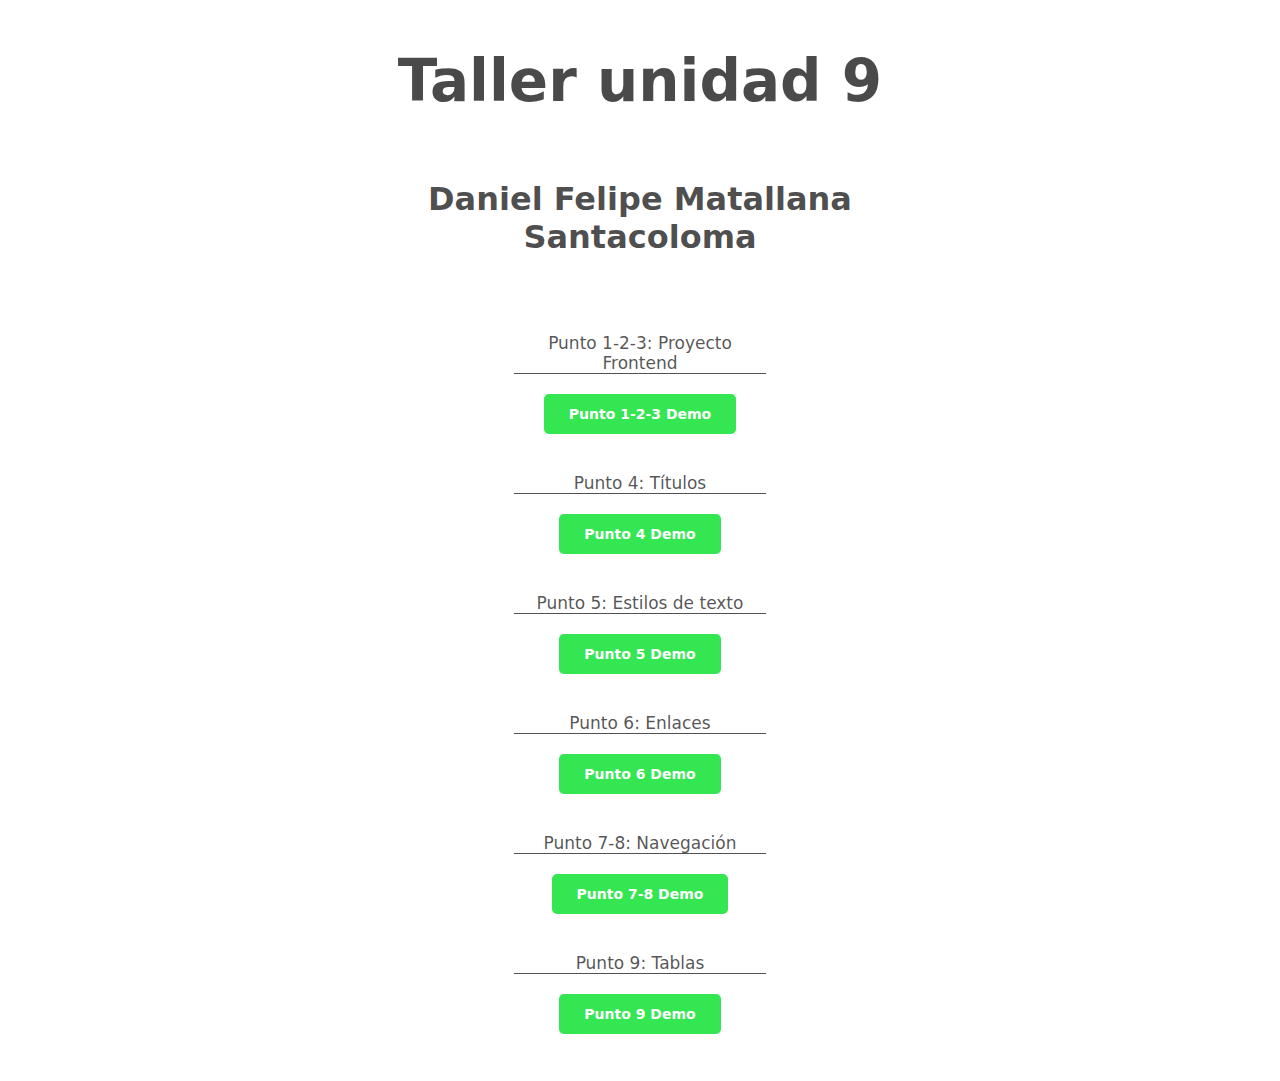
<file: index.html>
<!DOCTYPE html>
<html lang="en">

<head>
    <meta charset="UTF-8">
    <meta http-equiv="X-UA-Compatible" content="IE=edge">
    <meta name="viewport" content="width=device-width, initial-scale=1.0">
    <title>taller 9 menu</title>
    <link rel="stylesheet" href="./styles/styles.css">
</head>

<body>
    <div>
        <h1> Taller unidad 9</h1>
        <h2>Daniel Felipe Matallana Santacoloma</h2>
        <nav>
            <ul>
                <li>
                    <p>
                        Punto 1-2-3: Proyecto Frontend
                    </p>
                    <a href="./punto-1-2-3/index.html">
                        Punto 1-2-3 Demo
                    </a>
                </li>
                <li>
                    <p>
                        Punto 4: Títulos
                    </p>
                    <a href="./punto-4/index.html">
                        Punto 4 Demo
                    </a>
                </li>
                <li>
                    <p>
                        Punto 5: Estilos de texto
                    </p>
                    <a href="./punto-5/index.html">
                        Punto 5 Demo
                    </a>
                </li>
                <li>
                    <p>
                        Punto 6: Enlaces
                    </p>
                    <a href="./punto-6/index.html">
                        Punto 6 Demo
                    </a>
                </li>
                <li>
                    <p>
                        Punto 7-8: Navegación
                    </p>
                    <a href="./punto-7-8/index.html">
                        Punto 7-8 Demo
                    </a>
                </li>
                <li>
                    <p>
                        Punto 9: Tablas
                    </p>
                    <a href="./punto-9/index.html">
                        Punto 9 Demo
                    </a>
                </li>
            </ul>
        </nav>
    </div>
</body>

</html>
</file>
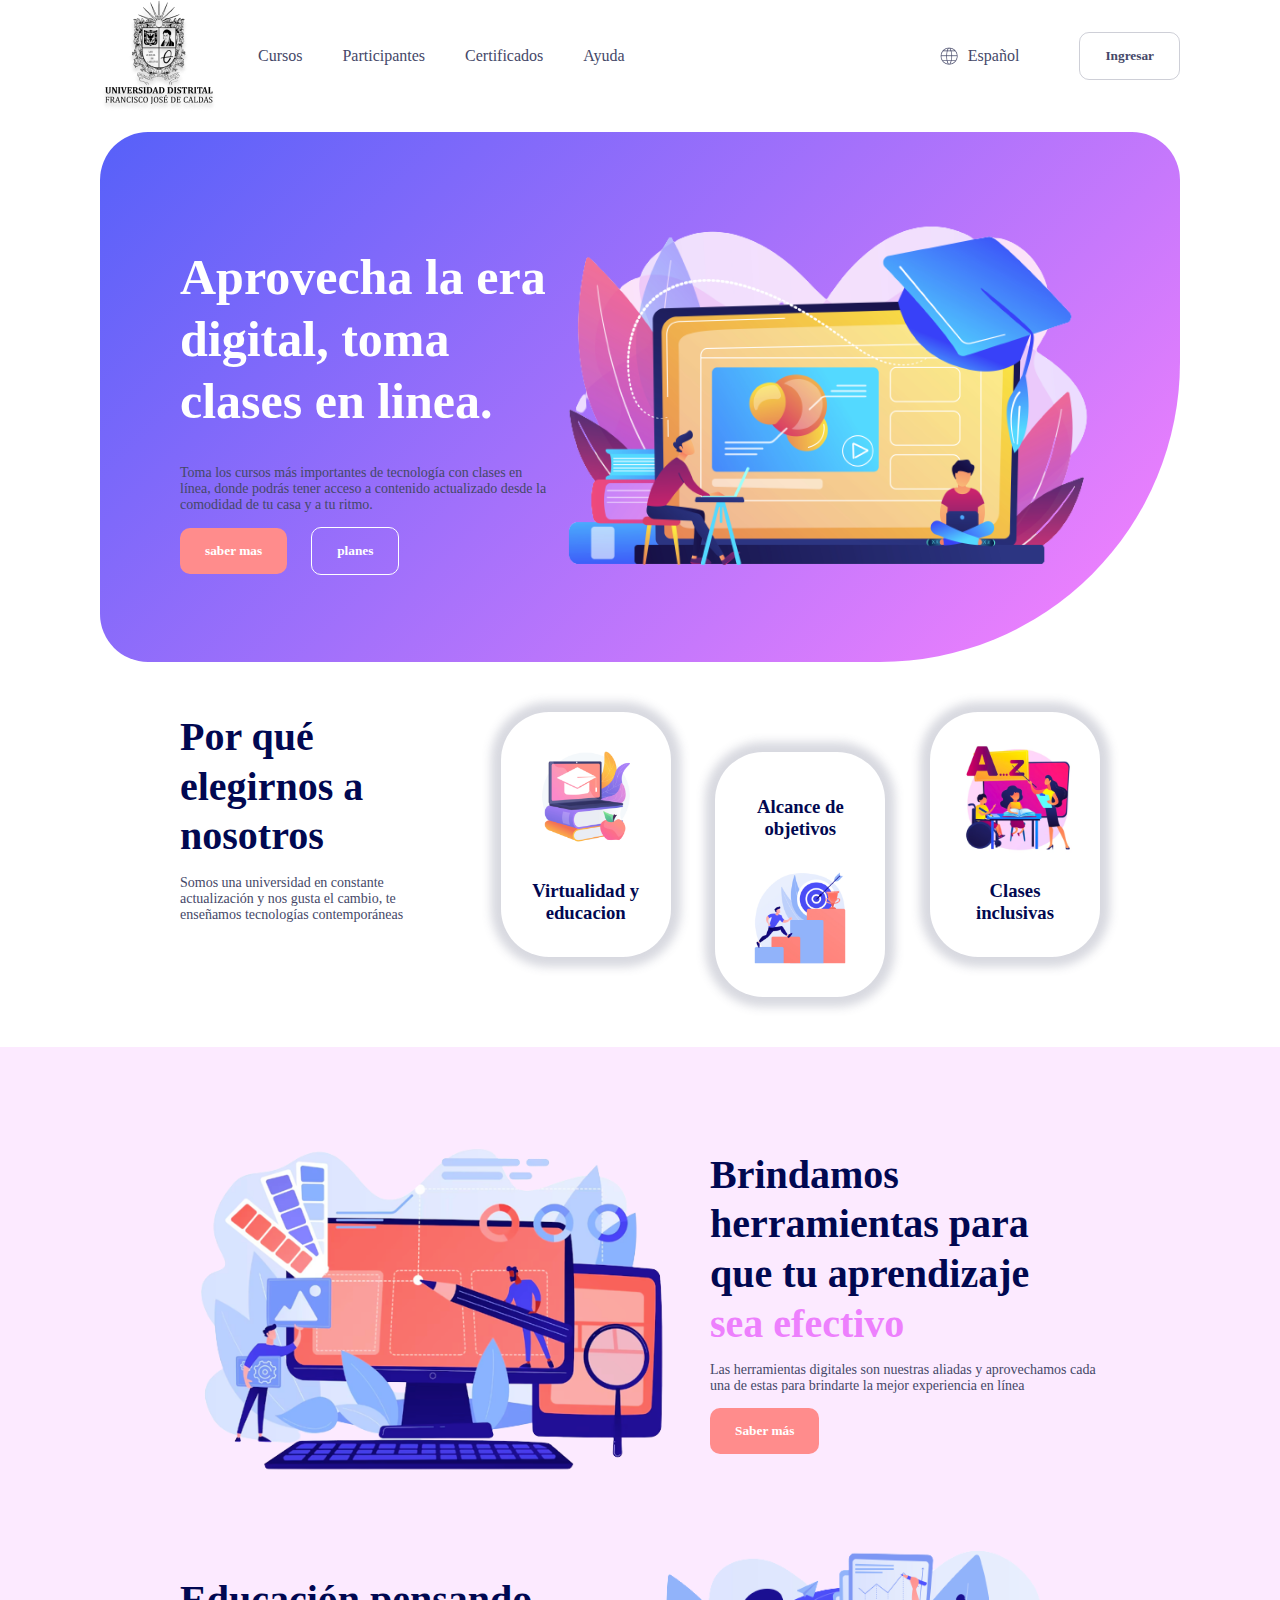
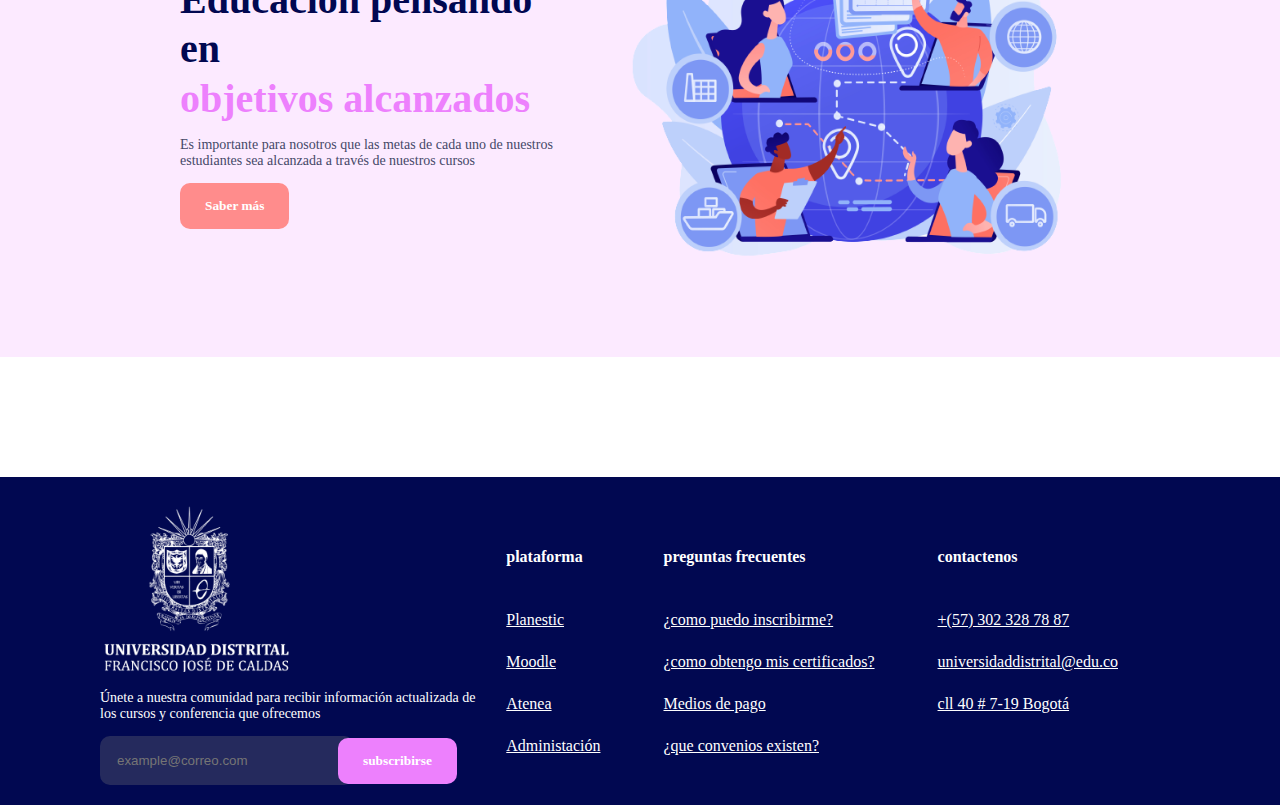
<file: punto-1-2-3/index.html>
<!DOCTYPE html>
<html lang="en">

<head>
    <meta charset="UTF-8">
    <meta name="viewport" content="width=device-width, initial-scale=1.0">
    <link rel="stylesheet" href="./styles/header-styles.css">
    <link rel="stylesheet" href="./styles/banner-styless.css">
    <link rel="stylesheet" href="./styles/section-1-styles.css">
    <link rel="stylesheet" href="./styles/section-2-styles.css">
    <link rel="stylesheet" href="./styles/footer-styles.css">
    <link rel="stylesheet" href="./styles/common-styles.css">
    <link rel="stylesheet" href="https://indestructibletype.com/fonts/Jost.css" type="text/css" charset="utf-8"   />
    <title>Document</title>
</head>

<body>
    <header>
        <div class="header__navigator">
            <img src="./public/images/header-logo.png" alt="header-logo">
            <nav>
                <ul>
                    <li><a href="#banner">Cursos</a></li>
                    <li><a href="#section-1">Participantes</a></li>
                    <li><a href="#section-2">Certificados</a></li>
                    <li><a href="#footer">Ayuda</a></li>
                </ul>
            </nav>
        </div>
        <div class="header__settings">
            <div class="language">
                <img src="./public/images/header-world.png" alt="header-world">
                <span>Español</span>
            </div>
            <button>Ingresar</button>
        </div>
    </header>
    <main>
        <section id="banner">
            <div class="banner__info">
                <div class="banner__text">
                    <h1>Aprovecha la era digital, toma clases en linea.</h1>
                    <p>Toma los cursos más importantes de tecnología con clases en línea,
                        donde podrás tener acceso a contenido actualizado desde la comodidad
                        de tu casa y a tu ritmo.
                    </p>
                </div>
                <div class="banner__buttons">
                    <button class="button--orange">saber mas</button>
                    <button class="button--transparent">planes</button>
                </div>
            </div>
            <img src="./public/images/banner-online.png" alt="banner-online">
        </section>
        <section id="section-1">
            <div class="section-1__info">
                <h2> Por qué elegirnos a nosotros</h2>
                <p> Somos una universidad en constante actualización
                    y nos gusta el cambio, te enseñamos tecnologías
                    contemporáneas
                </p>
            </div>
            <div class="section-1__card">
                <img src="./public/images/section1-education.png" alt="section1-education" width="120px" height="120px">
                <h3>Virtualidad y
                    educacion</h3>
            </div>
            <div class="section-1__card section-1__card-down">
                <h3>Alcance de objetivos</h3>
                <img src="./public/images/section1-goals.png" alt="section1-goals" width="120px" height="120px">
            </div>
            <div class="section-1__card">
                <img src="./public/images/section1-teach.png" alt="section1-teach" width="120px" height="120px">
                <h3>Clases inclusivas</h3>
            </div>
        </section>
        <section id="section-2">
            <div class="section-2__info">
                <img src="./public/images/section2-tools.png" alt="section2-tools" width="500px" height="350px">

                <div>
                    <h2>Brindamos herramientas para que tu aprendizaje</h2>
                    <h2 class="title__pink">sea efectivo</h2>
                    <p>Las herramientas digitales son nuestras aliadas y aprovechamos cada una de estas para brindarte
                        la mejor experiencia en línea</p>
                    <button class="button--orange">Saber más</button>
                </div>
            </div>
            <div class="section-2__info">
                <div>
                    <h2>Educación pensando en </h2>
                    <h2 class="title__pink">objetivos alcanzados</h2>
                    <p>Es importante para nosotros que las metas de cada uno de nuestros estudiantes sea alcanzada a
                        través de nuestros cursos</p>
                    <button class="button--orange">Saber más</button>
                </div>
                <img src="./public/images/section2-goals.png" alt="section2-goals" width="500px" height="350px">
            </div>
        </section>

    </main>
    <footer id="footer">
        <div class="footer__info">
            <img src="./public/images/footer-logo.png" alt="footer-logo" width="200px" height="175px">

            <p>Únete a nuestra comunidad para recibir información actualizada de los cursos y conferencia que ofrecemos
            </p>
            <form action="">
                <input type="email" placeholder="example@correo.com" name="user_email">
                <button>subscribirse</button>
            </form>
        </div>
        <div class="footer__list">
            <table>
                <thead>
                    <tr>
                        <th>plataforma</th>
                        <th>preguntas frecuentes</th>
                        <th>contactenos</th>
                    </tr>
                </thead>
                <tbody>
                    <tr>
                        <td><a href="">Planestic </a></td>
                        <td><a href="">¿como puedo inscribirme? </a></td>
                        <td><a href="">+(57) 302 328 78 87 </a> </td>
                    </tr>
                    <tr>
                        <td><a href="">Moodle </a></td>
                        <td><a href="">¿como obtengo mis certificados?</a></td>
                        <td><a href="">universidaddistrital@edu.co</a></td>
                    </tr>
                    <tr>
                        <td><a href="">Atenea</a></td>
                        <td><a href="">Medios de pago</a></td>
                        <td><a href="">cll 40 # 7-19 Bogotá</a></td>
                    </tr>
                    <tr>
                        <td><a href="">Administación</a></td>
                        <td><a href="">¿que convenios existen?</a></td>
                    </tr>

                </tbody>
            </table>

        </div>

    </footer>
</body>

</html>
</file>
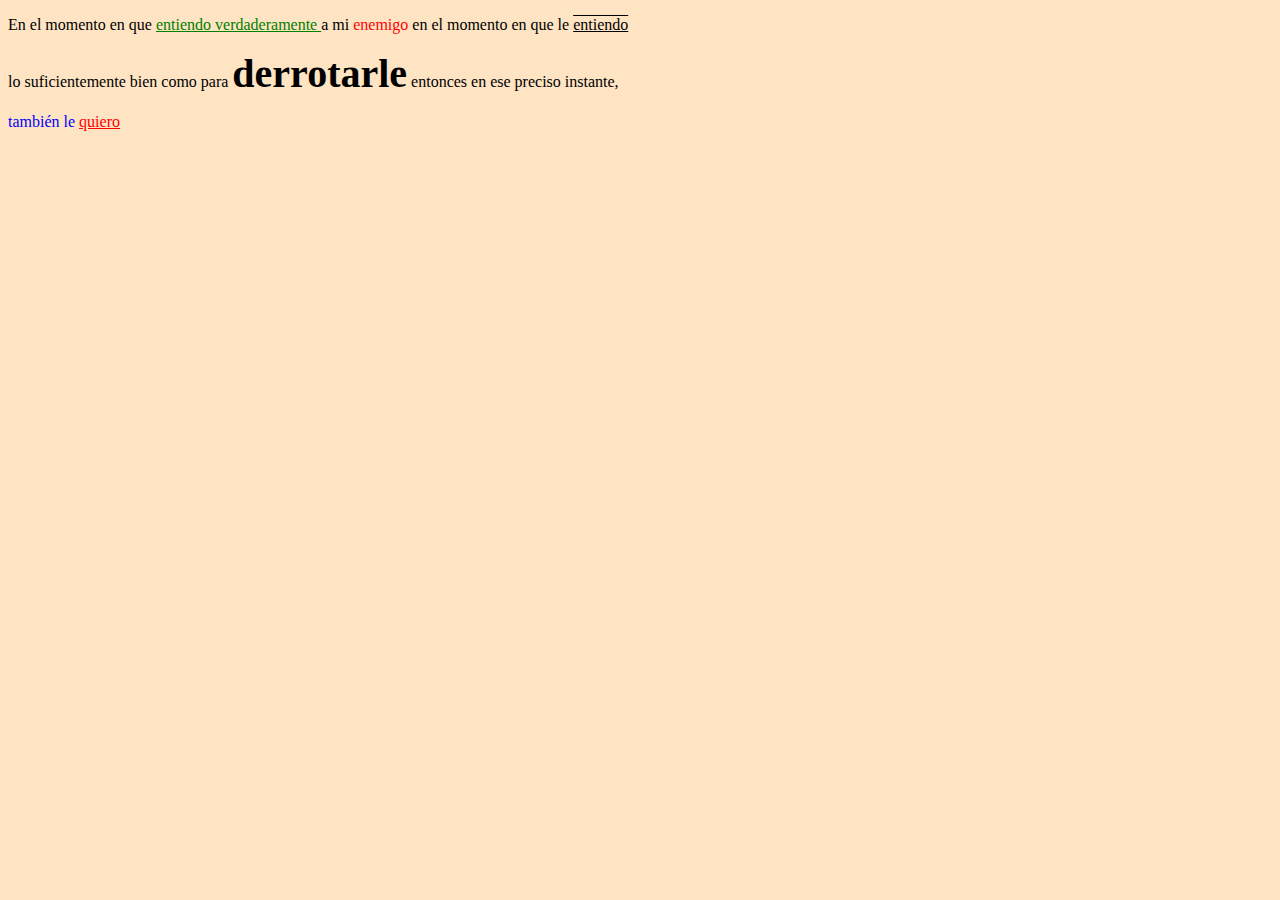
<file: punto-5/index.html>
<!DOCTYPE html>
<html lang="es">

<head>
    <meta charset="UTF-8">
    <meta name="viewport" content="width=device-width, initial-scale=1.0">
    <link rel="stylesheet" href="./styles-punto-5.css">
    <title>Five Point</title>

</head>

<body>

    <p>
        <span>En el momento en que </span>
        <u class="first"> entiendo verdaderamente </u>
        <span> a mi </span>
        <span class="second"> enemigo</span>
        <span> en el momento en que le </span>
        <span class="third"> entiendo</span>
    </p>
    <p>
        <span> lo suficientemente bien como para</span>
        <strong class="stronger">derrotarle</strong>
        <span>entonces en ese preciso instante,</span>
    </p>
    <span class="color_blue"> también le</span>
    <u class="color_red">quiero</u>


</body>

</html>
</file>
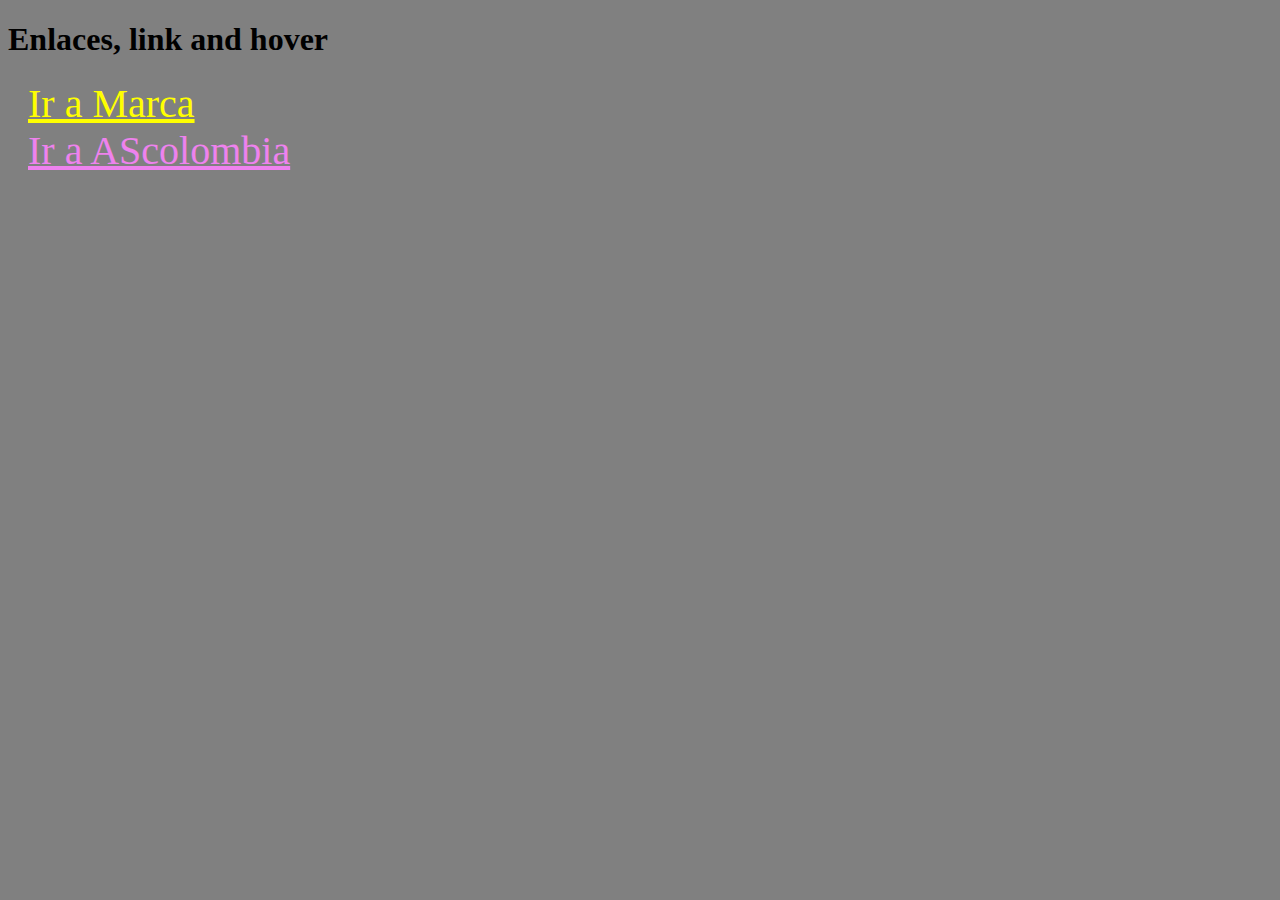
<file: punto-6/index.html>
<!DOCTYPE html>
<html lang="en">

<head>
    <meta charset="UTF-8">
    <meta name="viewport" content="width=device-width, initial-scale=1.0">
    <link rel="stylesheet" href="./styles-punto-6.css">
    <title>Six Point</title>

</head>

<body>

    <h1>Enlaces, link and hover</h1>
    <div>
        <span>
            <a href="https://www.marca.com/" class="link1">
                Ir a Marca
            </a>
        </span>
    </div>
    <div">
        <span>
            <a href="https://colombia.as.com/" class="link2">
                Ir a AScolombia
            </a>
        </span>
        </div>
</body>
</body>

</html>
</file>
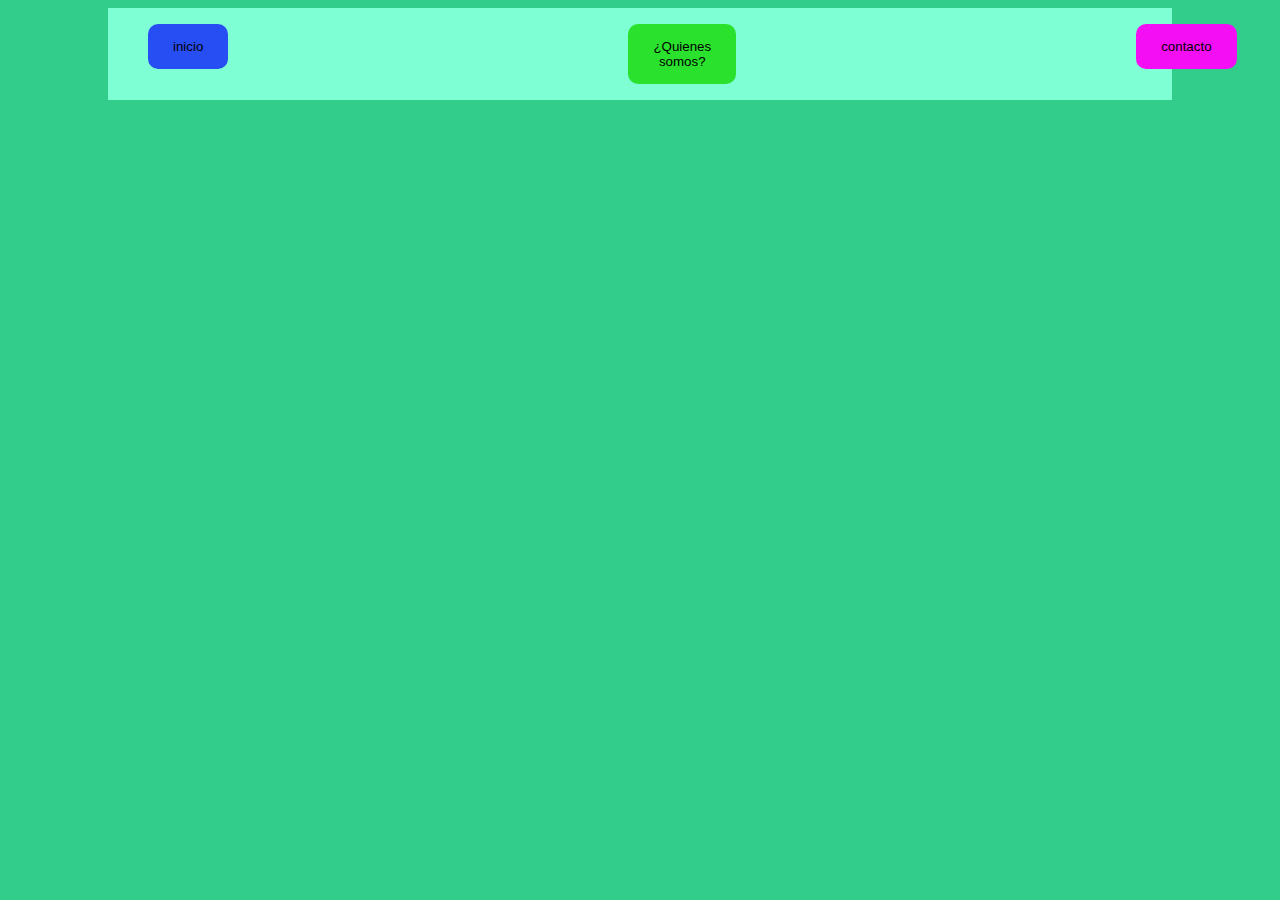
<file: punto-7-8/index.html>
<!DOCTYPE html>
<html lang="en">

<head>
    <meta charset="UTF-8">
    <meta name="viewport" content="width=device-width, initial-scale=1.0">
    <link rel="stylesheet" href="./styles-punto-7-8.css">
    <title>Document</title>
</head>

<body>
    <header>
        <div class="header__navigator">
            <nav>
                <ul>
                    <li><button id="inicio">inicio</button>
                    <li><button id="quienes-somos">¿Quienes somos?</button>
                    <li><button id="contacto">contacto</button>

                </ul>
            </nav>

    </header>
</body>

</html>
</file>
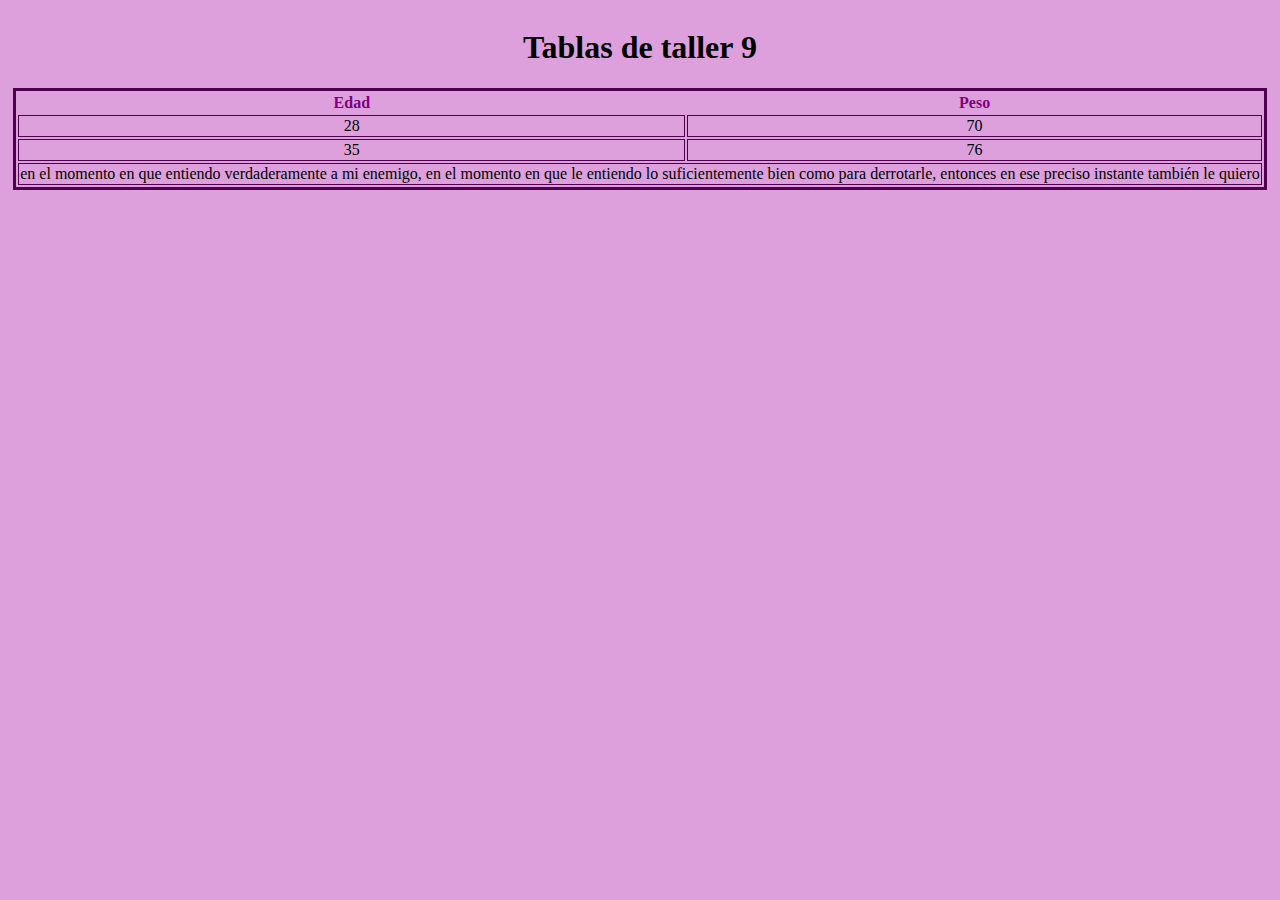
<file: punto-9/index.html>
<!DOCTYPE html>
<html lang="en">

<head>
    <meta charset="UTF-8">
    <meta name="viewport" content="width=device-width, initial-scale=1.0">
    <link rel="stylesheet" href="./styles-punto-9.css">

    <title>punto-9</title>
</head>

<body>
    <header>
        <h1>Tablas de taller 9</h1>
    </header>
    <main>
        <div>
            <table class="table1">
                <thead>
                    <tr>
                        <th>Edad</th>
                        <th>Peso</th>
                    </tr>
                </thead>
                <tbody>
                    <tr class="first_Row">
                        <td>28</td>
                        <td>70</td>
                    </tr>
                    <tr class="second_Row">
                        <td>35</td>
                        <td>76</td>
                    </tr>
                    <tr>
                        <td colspan="2">
                            en el momento en que entiendo verdaderamente a mi enemigo, en el momento en que le entiendo
                            lo suficientemente bien como para derrotarle, entonces en ese preciso instante también le
                            quiero
                        </td>
                    </tr>
                </tbody>
            </table>
    </main>

</body>

</html>
</file>
<file: styles/styles.css>
body {
    text-align: center;
    color: #000000b5;
    font-family: system-ui, -apple-system;
}

body,
div {
    display: flex;
    justify-content: center;
    align-items: center;
}

div {
    flex-direction: column;
    width: 50%;
    height: 50%;
    text-align: center;
}

h1 {
    font-size: 58px;
}

h2 {
    font-size: 32px;
}

nav {
    width: 40%;
}

ul {
    padding: 0;
    text-align: center;
    list-style: none;
}

li {
    margin: 50px 0;
}

p {
    margin: 40px 0 30px;
    color: #000000ae;
    font-size: 17px;
    border-bottom: 1px solid;
}

a {
    padding: 12px 25px;
    color: #ffffff;
    background-color: #1ae33be2;
    border: none;
    border-radius: 5px;
    font-family: system-ui, -apple-system;
    font-size: 14px;
    font-weight: bold;
    text-decoration: none;
    cursor: pointer;
}

a:hover {
    background-color: #e87537e2;
}
</file>
<file: punto-1-2-3/styles/header-styles.css>
header {
    display: flex;
    justify-content: space-between;
    margin: 0px 100px;
}

.header__navigator {
    display: flex;
    align-items: center;
}

ul {
    display: flex;
    gap: 40px;
    list-style: none;
}

nav a {
    color: #454868;
    text-decoration: none;
    font-weight: 500;
}

.header__settings {
    display: flex;
    align-items: center;
    gap: 60px;
}

.language {
    display: flex;
    align-items: center;
    gap: 10px;
    font-family: 'Jost';
    font-weight: 300;
    color: #454868;
}

header button {
    background-color: transparent;
    border: 1px solid #45486843;
    color: #454868;
}
</file>
<file: punto-1-2-3/styles/banner-styless.css>
#banner {
    display: flex;
    margin: 20px 100px;
    padding: 80px;
    background: linear-gradient(135deg, #5961F9 1.56%, #ED80FD 92.06%);
    border-radius: 48px 48px 300px 48px;
    color: white;
}

h1 {
    font-family: 'Jost';
    font-size: 50px;
    line-height: 124%;
    letter-spacing: -1%;
}

#banner img {
    width: 550px;
    height: 370px;
}

.button--transparent {
    background-color: transparent;
    color: white;
    border: 1px solid white;
    margin-left: 20px;
}
</file>
<file: punto-1-2-3/styles/section-1-styles.css>
#section-1 {
    display: flex;
    margin: 50px 180px;
    justify-content: space-between;
}

.section-1__info {
    width: 30%;
}

.section-1__info p {
    color: #454868;
}

.section-1__card {
    width: min-content;
    height: 195px;
    text-align: center;
    padding: 25px;
    border-radius: 48px;
    box-shadow: 0px 0px 10px 10px #45486835;
}

.section-1__card-down {
    margin-top: 40px;
}

h3 {
    font-family: 'Jost';
    color: #010851;

}
</file>
<file: punto-1-2-3/styles/section-2-styles.css>
#section-2 {
    padding: 30px 180px;
    background-color: #ec80fd2b;
}

.section-2__info {
    display: flex;
    align-items: center;
    gap: 30px;
    margin: 50px 0px;
}

.title__pink {
    color: #ed80fd;
}
</file>
<file: punto-1-2-3/styles/footer-styles.css>
footer {
    display: flex;
    justify-content: space-between;
    align-items: center;
    background-color: #010851;
    margin-top: 120px;
    padding: 20px 100px;
    color: white;
}

.footer__info {
    width: 35%;
}

form button {
    background-color: #ed80fd;
    color: white;
    border: none;
}

.footer__info p {
    color: white;
}

input {
    padding: 17px;
    width: 220px;
    margin-right: -20px;
    border: none;
    border-radius: 10px;
    background-color: #45486889;
}

table {
    font-family: 'Jost';
    text-align: left;
}

th {
    height: 80px;
}

tr {
    height: 40px;
}

td {
    padding-right: 60px;
}

td a {
    color: white;
}
</file>
<file: punto-1-2-3/styles/common-styles.css>
body {
    margin: 0px;
}

a {
    font-family: 'Jost';
}

button {
    padding: 15px 25px;
    font-family: 'Jost';
    font-weight: bold;
    border-radius: 10px;
    cursor: pointer;
}

p {
    font-family: "Jost";
    font-size: 14px;
    color: #454868;
}

.button--orange {
    background-color: #FF8C8C;
    color: white;
    border: none;
}

h2 {
    font-family: 'Jost';
    font-size: 40px;
    color: #010851;
    line-height: 124%;
    letter-spacing: -1%;
    margin: 0;
}
</file>
<file: punto-5/styles-punto-5.css>
body {
    background-color: bisque;
}

.first {
    color: green;
}

.second {
    color: red;
}

.third {
    text-decoration: overline underline;
}

.stronger {
    font-size: 40px;
}

.color_blue {
    color: blue;
}

.color_red {
    color: red;
}
</file>
<file: punto-6/styles-punto-6.css>
body {
    background-color: gray;
}

.link1 {

    padding: 20px;
    color: yellow;
    font-size: 40px;
    cursor: pointer;
}

.link2 {

    padding: 20px;
    color: violet;
    font-size: 40px;
    cursor: pointer;
}
</file>
<file: punto-7-8/styles-punto-7-8.css>
body {
    background-color: rgb(50, 205, 138);
}

header {
    background-color: aquamarine;
    margin: 0px 100px;
}


.header__navigator {
    display: flex;
    align-items: center;
    justify-content: space-between;

}

ul {
    display: flex;
    gap: 400px;
    list-style: none;
}

#inicio {
    background-color: rgba(0, 0, 255, 0.696);
    padding: 15px 25px;
    border-radius: 10px;
    border: none;
    cursor: pointer;
}

#quienes-somos {
    background-color: rgba(28, 221, 17, 0.858);
    padding: 15px 25px;
    border-radius: 10px;
    border: none;
    cursor: pointer;
}

#contacto {

    background-color: rgb(244, 14, 244);
    padding: 15px 25px;
    border-radius: 10px;
    border: none;
    cursor: pointer;
}
</file>
<file: punto-9/styles-punto-9.css>
html {
    display: flex;
    height: 100%;
    background: plum;
    justify-content: center;
}

header {
    text-align: center;
}

table {
    border-color: black;
    text-align: center;
}

.table1 {
    border: solid;
    border-color: rgb(79, 1, 79);
}

th {
    color: purple;
}

.first_Row {
    text-align: center;
    border: solid 1px;
}

.second_Row {
    text-align: center;
    border: solid 1px;

}

td {
    border: solid 0.5px;
    border-color: rgb(79, 1, 79);
    color: black;
}
</file>
